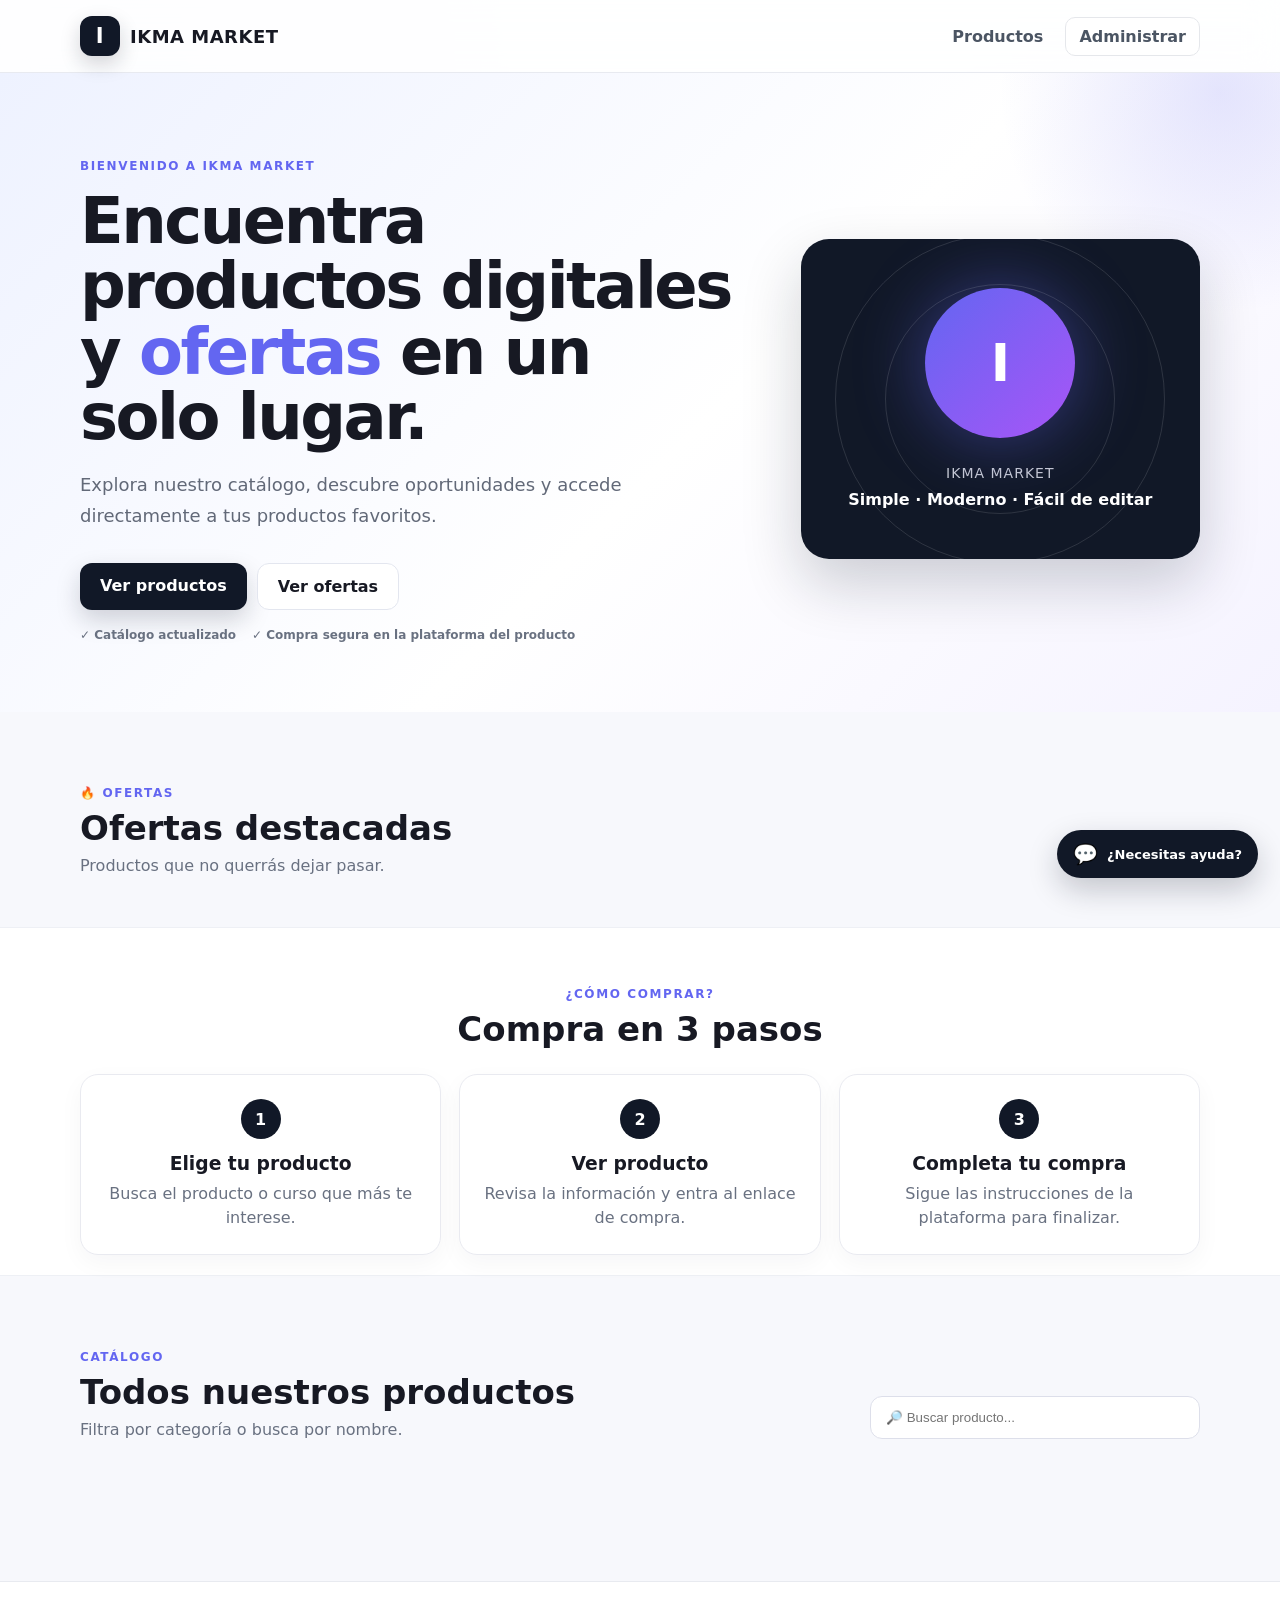
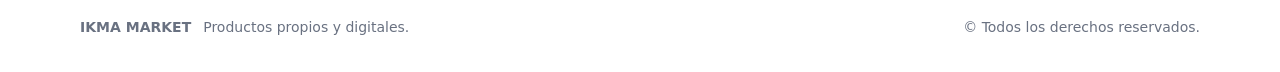
<file: index.html>
<!doctype html><html lang="es"><head><meta charset="utf-8"><meta name="viewport" content="width=device-width,initial-scale=1"><meta name="description" content="IKMA Market - productos digitales, productos propios y ofertas."><meta name="theme-color" content="#111827"><title>IKMA Market | Productos y ofertas</title><link rel="stylesheet" href="styles.css?v=99"></head><body>
<header class="site-header"><div class="container nav"><a class="brand" href="#" aria-label="IKMA Market inicio"><span class="brand-mark">I</span><span>IKMA <b>MARKET</b></span></a><nav class="nav-actions"><a class="nav-link" href="#productos">Productos</a><a class="nav-link admin-link" href="admin.html">Administrar</a></nav></div></header>
<main><section class="hero"><div class="container hero-grid"><div class="hero-copy reveal"><span class="eyebrow">BIENVENIDO A IKMA MARKET</span><h1>Encuentra productos digitales y <span>ofertas</span> en un solo lugar.</h1><p>Explora nuestro catálogo, descubre oportunidades y accede directamente a tus productos favoritos.</p><div class="hero-actions"><a class="btn btn-primary" href="#productos">Ver productos</a><a class="btn btn-ghost" href="#ofertas">Ver ofertas</a></div><div class="hero-points"><span>✓ Catálogo actualizado</span><span>✓ Compra segura en la plataforma del producto</span></div></div><div class="hero-card reveal delay-1"><div class="hero-orb"><span>I</span></div><p>IKMA MARKET</p><strong>Simple · Moderno · Fácil de editar</strong><div class="orb-ring ring-1"></div><div class="orb-ring ring-2"></div></div></div></section>
<section id="ofertas" class="catalog container offers-section"><div class="section-head"><div><span class="eyebrow">🔥 OFERTAS</span><h2>Ofertas destacadas</h2><p class="section-subtitle">Productos que no querrás dejar pasar.</p></div></div><div id="offers" class="product-grid"></div><div id="noOffers" class="empty hidden">Pronto tendremos nuevas ofertas.</div></section>
<section class="howto"><div class="container"><div class="howto-head"><span class="eyebrow">¿CÓMO COMPRAR?</span><h2>Compra en 3 pasos</h2></div><div class="steps"><div class="step reveal"><span>1</span><h3>Elige tu producto</h3><p>Busca el producto o curso que más te interese.</p></div><div class="step reveal delay-1"><span>2</span><h3>Ver producto</h3><p>Revisa la información y entra al enlace de compra.</p></div><div class="step reveal delay-2"><span>3</span><h3>Completa tu compra</h3><p>Sigue las instrucciones de la plataforma para finalizar.</p></div></div></div></section>
<section id="productos" class="catalog container"><div class="section-head catalog-head"><div><span class="eyebrow">CATÁLOGO</span><h2>Todos nuestros productos</h2><p class="section-subtitle">Filtra por categoría o busca por nombre.</p></div><div class="search-wrap"><input id="search" class="search" type="search" placeholder="🔎 Buscar producto..." autocomplete="off"><button id="clearSearch" class="clear-search" type="button" aria-label="Limpiar búsqueda" hidden>×</button></div></div><div id="categories" class="filters"></div><div id="catalogStatus" class="catalog-status" hidden></div><div id="products" class="product-grid"></div><div id="empty" class="empty hidden">No encontramos productos con esa búsqueda.</div></section></main>
<a class="whatsapp-float" href="https://wa.me/51983484372?text=Hola%20IKMA%20Market%2C%20quisiera%20informaci%C3%B3n%20sobre%20un%20producto." target="_blank" rel="noopener noreferrer" aria-label="Contactar por WhatsApp"><span>💬</span><b>¿Necesitas ayuda?</b></a><button id="backTop" class="back-top" type="button" aria-label="Volver arriba">↑</button>
<footer><div class="container footer-inner"><div><strong>IKMA MARKET</strong><span>Productos propios y digitales.</span></div><span>© <span id="year"></span> Todos los derechos reservados.</span></div></footer>
<script src="supabase-config.js?v=6"></script><script src="script.js?v=20"></script><script>
(function(){
  const grid=document.getElementById("products");
  const esc=v=>String(v??"").replace(/[&<>"']/g,m=>({"&":"&amp;","<":"&lt;",">":"&gt;",'"':"&quot;","'":"&#39;"}[m]));
  const money=(v,c)=>{const n=Number(v);return Number.isFinite(n)?new Intl.NumberFormat("es-PE",{style:"currency",currency:(c||"PEN").toUpperCase()}).format(n):esc(v)};
  fetch(SUPABASE_URL.replace(/\/$/,"")+"/rest/v1/products?select=*",{
    headers:{apikey:SUPABASE_PUBLISHABLE_KEY,Authorization:"Bearer "+SUPABASE_PUBLISHABLE_KEY,Accept:"application/json"}
  }).then(async r=>{
    const t=await r.text();if(!r.ok)throw new Error("HTTP "+r.status);
    const rows=JSON.parse(t);const list=rows.filter(p=>p.active===true||p.active==="true"||p.active===1);
    const data=list.length?list:rows;
    if(!data.length)return;
    grid.innerHTML=data.map(p=>'<article class="product"><div class="product-img">'+(p.image_url?'<img src="'+esc(p.image_url)+'" alt="'+esc(p.title||"Producto")+'" loading="lazy">':'<span>IKMA</span>')+'</div><div class="product-body"><span class="badge">'+esc(p.badge||p.category||"PRODUCTO")+'</span><h3>'+esc(p.title||"Producto")+'</h3><p>'+esc(p.description||"")+'</p><div class="product-bottom"><div class="price-line"><span class="price">'+money(p.price,p.currency)+'</span></div><a class="buy" href="'+esc(p.link||"#")+'" target="_blank" rel="noopener noreferrer">🛒 Ver producto</a></div></div></article>').join("");
    const st=document.getElementById("catalogStatus");if(st)st.hidden=true;
    const search=document.getElementById("search"),clear=document.getElementById("clearSearch");
    const renderSearch=()=>{const q=search.value.trim().toLowerCase();const filtered=data.filter(p=>[p.title,p.description,p.category,p.badge].join(" ").toLowerCase().includes(q));grid.innerHTML=filtered.map(p=>'<article class="product"><div class="product-img">'+(p.image_url?'<img src="'+esc(p.image_url)+'" alt="'+esc(p.title||"Producto")+'" loading="lazy">':'<span>IKMA</span>')+'</div><div class="product-body"><span class="badge">'+esc(p.badge||p.category||"PRODUCTO")+'</span><h3>'+esc(p.title||"Producto")+'</h3><p>'+esc(p.description||"")+'</p><div class="product-bottom"><div class="price-line"><span class="price">'+money(p.price,p.currency)+'</span></div><a class="buy" href="'+esc(p.link||"#")+'" target="_blank" rel="noopener noreferrer">🛒 Ver producto</a></div></div></article>').join("");};
    search.addEventListener("input",renderSearch);
    clear.addEventListener("click",()=>setTimeout(renderSearch,0));
  }).catch(e=>console.error("IKMA catálogo:",e));
})();
</script>
</body></html>
</file>
<file: styles.css>
*{box-sizing:border-box}html{scroll-behavior:smooth}body{margin:0;font-family:Inter,system-ui,-apple-system,BlinkMacSystemFont,"Segoe UI",sans-serif;background:#f7f8fc;color:#171923}body:before{content:"";position:fixed;inset:0;pointer-events:none;background:radial-gradient(circle at 10% 10%,rgba(99,102,241,.06),transparent 28%),radial-gradient(circle at 90% 40%,rgba(168,85,247,.05),transparent 28%);z-index:-1}a{text-decoration:none;color:inherit}.container{width:min(1120px,92%);margin:auto}.site-header{position:sticky;top:0;z-index:50;background:rgba(255,255,255,.88);backdrop-filter:blur(16px);border-bottom:1px solid #e8eaf0}.nav{height:72px;display:flex;align-items:center;justify-content:space-between}.brand{display:flex;align-items:center;gap:10px;font-size:18px;letter-spacing:.5px;font-weight:700}.brand b{font-weight:900}.brand-mark{position:relative;width:40px;height:40px;border-radius:12px;display:grid;place-items:center;background:#111827;color:#fff;font-weight:900;font-size:21px;overflow:hidden;box-shadow:0 8px 20px rgba(17,24,39,.18)}.brand-mark:after{content:"";position:absolute;inset:-60%;background:linear-gradient(110deg,transparent 35%,rgba(255,255,255,.35),transparent 65%);transform:translateX(-55%) rotate(12deg);animation:shine 4.5s ease-in-out infinite}.nav-actions{display:flex;gap:22px;align-items:center}.nav-link{font-weight:750;color:#4b5563;transition:.2s}.nav-link:hover{color:#6366f1}.admin-link{padding:9px 13px;border:1px solid #e5e7eb;border-radius:10px;background:#fff}.hero{position:relative;overflow:hidden;padding:82px 0 70px;background:linear-gradient(135deg,#eef2ff,#fff 55%,#f5f3ff)}.hero:after{content:"";position:absolute;width:480px;height:480px;border-radius:50%;right:-180px;top:-220px;background:radial-gradient(circle,rgba(99,102,241,.16),transparent 65%)}.hero-grid{position:relative;z-index:1;display:grid;grid-template-columns:1.25fr .75fr;gap:55px;align-items:center}.eyebrow{font-size:12px;letter-spacing:1.6px;font-weight:850;color:#6366f1}.hero h1{font-size:clamp(38px,5vw,66px);line-height:1.02;margin:15px 0 20px;letter-spacing:-2.5px}.hero h1 span{color:#6366f1}.hero p{font-size:18px;line-height:1.7;color:#626978;max-width:650px}.hero-actions{display:flex;gap:10px;flex-wrap:wrap}.btn{display:inline-flex;padding:13px 20px;border-radius:12px;font-weight:800;margin-top:14px;transition:.2s}.btn-primary{background:#111827;color:#fff;box-shadow:0 10px 25px rgba(17,24,39,.18)}.btn-primary:hover,.btn-ghost:hover{transform:translateY(-2px)}.btn-ghost{background:#fff;border:1px solid #e3e6ef}.hero-points{display:flex;gap:16px;flex-wrap:wrap;margin-top:18px;color:#697181;font-size:12px;font-weight:700}.hero-card{position:relative;min-height:320px;border-radius:28px;background:#111827;color:white;display:flex;flex-direction:column;justify-content:center;align-items:center;overflow:hidden;box-shadow:0 25px 60px rgba(17,24,39,.2)}.hero-orb{position:relative;width:150px;height:150px;border-radius:50%;display:grid;place-items:center;background:linear-gradient(135deg,#6366f1,#a855f7);font-size:52px;font-weight:900;box-shadow:0 0 70px rgba(99,102,241,.45);animation:float 4s ease-in-out infinite}.hero-orb span{position:relative;z-index:2}.orb-ring{position:absolute;border:1px solid rgba(255,255,255,.12);border-radius:50%;animation:pulseRing 4s ease-out infinite}.ring-1{width:230px;height:230px}.ring-2{width:330px;height:330px;animation-delay:1.2s}.hero-card p{color:#c7cad3;margin:24px 0 4px;font-size:14px;letter-spacing:1px}.hero-card strong{font-size:16px}.catalog{padding:70px 0 90px}.offers-section{padding-bottom:28px}.section-subtitle{color:#697181;margin:8px 0 0}.offer-card{border:2px solid #fbbf24;position:relative}.offer-card:before{content:"OFERTA";position:absolute;top:12px;left:12px;z-index:4;background:#ef4444;color:#fff;padding:6px 9px;border-radius:8px;font-size:10px;font-weight:900;letter-spacing:.8px}.section-head{display:flex;align-items:end;justify-content:space-between;gap:20px;margin-bottom:24px}.section-head h2{font-size:34px;margin:7px 0 0}.search-wrap{position:relative;width:min(330px,100%)}.search{width:100%;padding:13px 40px 13px 15px;border:1px solid #dddfea;border-radius:12px;background:white;outline:none;transition:.2s}.search:focus{border-color:#6366f1;box-shadow:0 0 0 4px rgba(99,102,241,.08)}.clear-search{position:absolute;right:7px;top:50%;transform:translateY(-50%);border:0;background:#eef0f5;width:27px;height:27px;border-radius:50%;font-size:20px;line-height:20px;cursor:pointer;color:#555}.filters{display:flex;gap:9px;flex-wrap:wrap;margin-bottom:28px}.filter{border:1px solid #dfe2ea;background:white;padding:9px 14px;border-radius:999px;cursor:pointer;font-weight:700;color:#555d6d;transition:.2s}.filter:hover{border-color:#a5b4fc;transform:translateY(-1px)}.filter.active{background:#111827;color:#fff;border-color:#111827}.product-grid{display:grid;grid-template-columns:repeat(3,1fr);gap:22px}.product{background:#fff;border:1px solid #e9eaf0;border-radius:20px;overflow:hidden;box-shadow:0 8px 25px rgba(16,24,40,.05);transition:transform .25s,box-shadow .25s;display:grid;grid-template-columns:145px minmax(0,1fr);min-height:235px;animation:cardIn .45s ease both}.product:hover{transform:translateY(-5px);box-shadow:0 18px 40px rgba(16,24,40,.12)}.product-img{height:100%;min-height:235px;background:linear-gradient(135deg,#111827,#6366f1);display:grid;place-items:center;color:#fff;font-size:28px;font-weight:900;overflow:hidden}.product-img img{width:100%;height:100%;display:block;object-fit:cover;transition:transform .4s}.product:hover .product-img img{transform:scale(1.04)}.product-body{padding:18px;background:#fff;display:flex;flex-direction:column;min-width:0;border-left:1px solid #eef0f5}.badge{display:inline-block;width:max-content;max-width:100%;font-size:10px;font-weight:900;letter-spacing:1px;color:#2563eb;background:#eff6ff;padding:6px 9px;border-radius:7px;white-space:nowrap;overflow:hidden;text-overflow:ellipsis}.product h3{margin:10px 0 7px;font-size:18px;line-height:1.3;color:#111827;overflow-wrap:anywhere;display:-webkit-box;-webkit-line-clamp:2;-webkit-box-orient:vertical;overflow:hidden}.product p{color:#697181;line-height:1.5;margin:0;display:-webkit-box;-webkit-line-clamp:3;-webkit-box-orient:vertical;overflow:hidden;overflow-wrap:anywhere}.product-bottom{display:flex;flex-direction:column;align-items:stretch;gap:10px;margin-top:auto;padding-top:14px}.price-line{display:flex;align-items:center;gap:8px;flex-wrap:wrap}.price{font-size:20px;font-weight:900;color:#ef4444;white-space:nowrap}.old-price{font-size:13px;color:#8b93a3;text-decoration:line-through}.discount{font-size:10px;font-weight:900;color:#fff;background:#ef4444;padding:5px 7px;border-radius:7px;white-space:nowrap}.buy{padding:10px 12px;border-radius:10px;background:#fbbf24;color:#111827;font-weight:900;text-align:center;white-space:nowrap;box-shadow:0 6px 14px rgba(251,191,36,.22);transition:.2s}.buy:hover{background:#f59e0b;transform:translateY(-1px)}.empty{text-align:center;padding:50px;color:#697181}.hidden{display:none}.howto{padding:55px 0 20px;background:#fff;border-top:1px solid #eef0f5;border-bottom:1px solid #eef0f5}.howto-head{text-align:center;margin-bottom:25px}.howto-head h2{font-size:34px;margin:7px 0}.steps{display:grid;grid-template-columns:repeat(3,1fr);gap:18px}.step{background:#fff;border:1px solid #e9eaf0;border-radius:18px;padding:24px;text-align:center;box-shadow:0 8px 25px rgba(16,24,40,.04);transition:.2s}.step:hover{transform:translateY(-4px)}.step>span{display:grid;place-items:center;width:40px;height:40px;margin:0 auto 14px;border-radius:50%;background:#111827;color:#fff;font-weight:900}.step h3{margin:8px 0}.step p{margin:0;color:#697181;line-height:1.5}.whatsapp-float{position:fixed;right:22px;bottom:22px;z-index:45;display:flex;align-items:center;gap:9px;background:#111827;color:#fff;padding:12px 16px;border-radius:999px;box-shadow:0 12px 30px rgba(17,24,39,.22);font-size:13px;transition:.2s}.whatsapp-float:hover{transform:translateY(-3px)}.whatsapp-float span{font-size:20px}.back-top{position:fixed;right:22px;bottom:85px;z-index:44;width:42px;height:42px;border:1px solid #e1e4ec;background:#fff;border-radius:50%;font-size:20px;cursor:pointer;box-shadow:0 10px 25px rgba(16,24,40,.12);opacity:0;pointer-events:none;transform:translateY(10px);transition:.2s}.back-top.visible{opacity:1;pointer-events:auto;transform:none}footer{border-top:1px solid #e8eaf0;background:#fff}.footer-inner{min-height:90px;display:flex;align-items:center;justify-content:space-between;color:#697181;font-size:14px}.footer-inner div{display:flex;gap:12px;align-items:center}.reveal{animation:reveal .65s ease both}.delay-1{animation-delay:.12s}.delay-2{animation-delay:.24s}@keyframes shine{0%,55%{transform:translateX(-70%) rotate(12deg)}75%,100%{transform:translateX(70%) rotate(12deg)}}@keyframes float{0%,100%{transform:translateY(0)}50%{transform:translateY(-10px)}}@keyframes pulseRing{0%{transform:scale(.7);opacity:0}35%{opacity:1}100%{transform:scale(1.15);opacity:0}}@keyframes cardIn{from{opacity:0;transform:translateY(10px)}to{opacity:1;transform:none}}@keyframes reveal{from{opacity:0;transform:translateY(18px)}to{opacity:1;transform:none}}@media(max-width:900px){.product-grid{grid-template-columns:1fr 1fr}}@media(max-width:800px){.hero-grid{grid-template-columns:1fr}.hero-card{display:none}.section-head{align-items:stretch;flex-direction:column}.search-wrap{width:100%}}@media(max-width:650px){body{overflow-x:hidden}.container{width:94%}.nav{height:62px}.brand{font-size:16px}.brand-mark{width:34px;height:34px}.nav-actions{gap:9px}.nav-link{font-size:13px}.hero{padding:45px 0 40px}.hero h1{font-size:38px;line-height:1.04;margin:12px 0 16px}.hero p{font-size:15px;line-height:1.55}.hero-actions{display:grid;grid-template-columns:1fr 1fr}.hero-actions .btn{justify-content:center}.hero-points{display:none}.catalog{padding:45px 0 55px}.section-head h2{font-size:28px}.section-subtitle{font-size:14px}.filters{gap:7px;overflow-x:auto;flex-wrap:nowrap;padding-bottom:5px;margin-bottom:22px}.filter{flex:0 0 auto;padding:8px 12px;font-size:13px}.product-grid{grid-template-columns:1fr;gap:16px}.product{display:flex;flex-direction:column;min-height:0;width:100%;border-radius:16px}.product-img{height:190px;min-height:190px;width:100%;flex-shrink:0}.product-body{display:flex;padding:16px;border-left:0;border-top:1px solid #eef0f5}.product h3{font-size:19px}.product p{font-size:14px}.product-bottom{flex-direction:row;align-items:center;gap:12px}.buy{flex:1}.steps{grid-template-columns:1fr}.step{padding:20px}.whatsapp-float{right:14px;bottom:14px}.whatsapp-float b{display:none}.back-top{right:14px;bottom:68px}.footer-inner{padding:18px 0;display:flex;flex-direction:column;gap:8px;text-align:center}.footer-inner div{flex-direction:column;gap:4px}}@media(max-width:430px){.hero h1{font-size:34px}.hero-actions{grid-template-columns:1fr}.product-img{height:200px;min-height:200px}.product-body{padding:15px}.product-bottom{flex-direction:column;align-items:stretch}.buy{width:100%}.price{font-size:20px}}@media(prefers-reduced-motion:reduce){*,*:before,*:after{scroll-behavior:auto!important;animation-duration:.01ms!important;transition-duration:.01ms!important}}
/* IKMA: tarjetas verticales compactas */
.product{display:flex!important;flex-direction:column!important;min-height:0!important;height:auto!important;grid-template-columns:none!important}
.product-img,.product-media{width:100%!important;height:190px!important;min-height:190px!important;flex-shrink:0!important;border:0!important}
.product-img img,.product-media img{width:100%!important;height:100%!important;object-fit:contain!important;background:#f8fafc!important}
.product-body{padding:16px!important;border-left:0!important;border-top:1px solid #eef0f5!important;min-height:0!important}
.product h3{font-size:17px!important;margin:9px 0 6px!important;-webkit-line-clamp:2!important}
.product p{font-size:13px!important;line-height:1.45!important;-webkit-line-clamp:2!important;margin:0!important}
.product-bottom{flex-direction:row!important;align-items:center!important;gap:10px!important;padding-top:12px!important}
.product-bottom .buy,.product-bottom .btn{margin-top:0!important;flex:1!important;padding:9px 10px!important}
@media(max-width:650px){.product-grid{grid-template-columns:1fr 1fr!important;gap:14px!important}.product-img,.product-media{height:165px!important;min-height:165px!important}.product-body{padding:13px!important}.product h3{font-size:16px!important}.product p{font-size:12px!important}.product-bottom{flex-direction:column!important;align-items:stretch!important}.product-bottom .buy,.product-bottom .btn{width:100%!important}}
@media(max-width:430px){.product-grid{grid-template-columns:1fr!important}.product-img,.product-media{height:185px!important;min-height:185px!important}}

/* IKMA FINAL CARD RESET - v99 */
.product-grid{grid-template-columns:repeat(4,minmax(0,1fr))!important;gap:18px!important;align-items:start!important}
.product{display:flex!important;flex-direction:column!important;min-height:0!important;height:auto!important;width:100%!important;border-radius:16px!important;overflow:hidden!important}
.product-img,.product-media{width:100%!important;height:165px!important;min-height:165px!important;flex:none!important;border:0!important;background:#f8fafc!important;display:grid!important;place-items:center!important}
.product-img img,.product-media img{width:100%!important;height:100%!important;object-fit:contain!important;padding:10px!important;background:#f8fafc!important}
.product-body{padding:13px 14px 14px!important;border:0!important;min-height:0!important;display:flex!important;flex-direction:column!important}
.product-top{display:flex!important;align-items:center!important;gap:6px!important;margin-bottom:7px!important;min-height:22px!important}
.product-category{font-size:10px!important;font-weight:800!important;color:#6366f1!important;background:#eef2ff!important;padding:5px 7px!important;border-radius:6px!important;white-space:nowrap!important;overflow:hidden!important;text-overflow:ellipsis!important}
.product h3{font-size:16px!important;line-height:1.25!important;margin:4px 0 6px!important;-webkit-line-clamp:2!important}
.product p{font-size:12px!important;line-height:1.4!important;margin:0!important;-webkit-line-clamp:2!important}
.product-bottom{margin-top:12px!important;padding-top:0!important;display:flex!important;flex-direction:column!important;gap:8px!important;align-items:stretch!important}
.price-line{min-height:25px!important}.price{font-size:18px!important}.product-bottom>strong{font-size:18px!important}
.product-bottom .buy,.product-bottom .btn{width:100%!important;flex:none!important;margin:0!important;padding:9px 10px!important;font-size:12px!important}
@media(max-width:1050px){.product-grid{grid-template-columns:repeat(3,minmax(0,1fr))!important}}
@media(max-width:760px){.product-grid{grid-template-columns:repeat(2,minmax(0,1fr))!important;gap:14px!important}.product-img,.product-media{height:150px!important;min-height:150px!important}.product-body{padding:11px!important}.product h3{font-size:15px!important}.product p{font-size:11px!important}.product-bottom{margin-top:10px!important}.product-bottom .buy,.product-bottom .btn{font-size:11px!important;padding:8px!important}}
@media(max-width:430px){.product-grid{grid-template-columns:1fr!important}.product-img,.product-media{height:180px!important;min-height:180px!important}.product-body{padding:13px!important}.product h3{font-size:16px!important}.product p{font-size:12px!important}}
</file>
